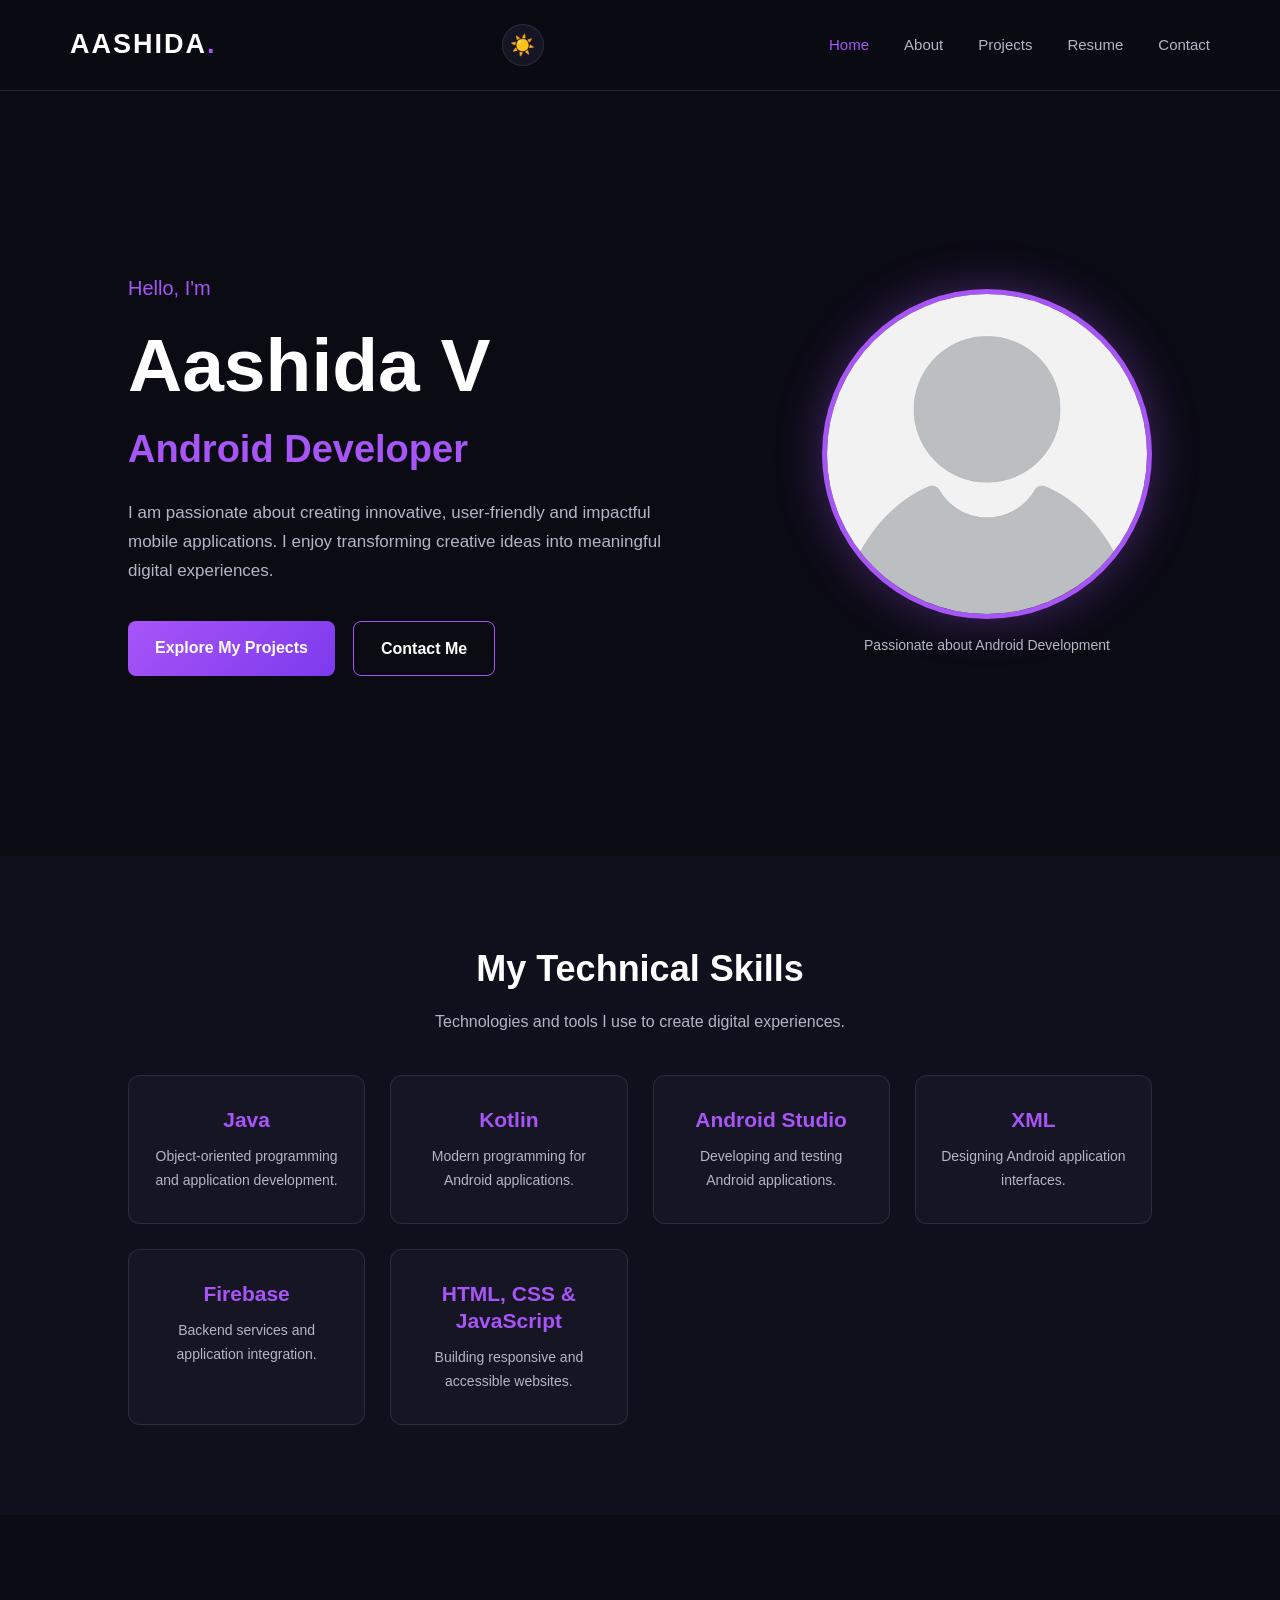
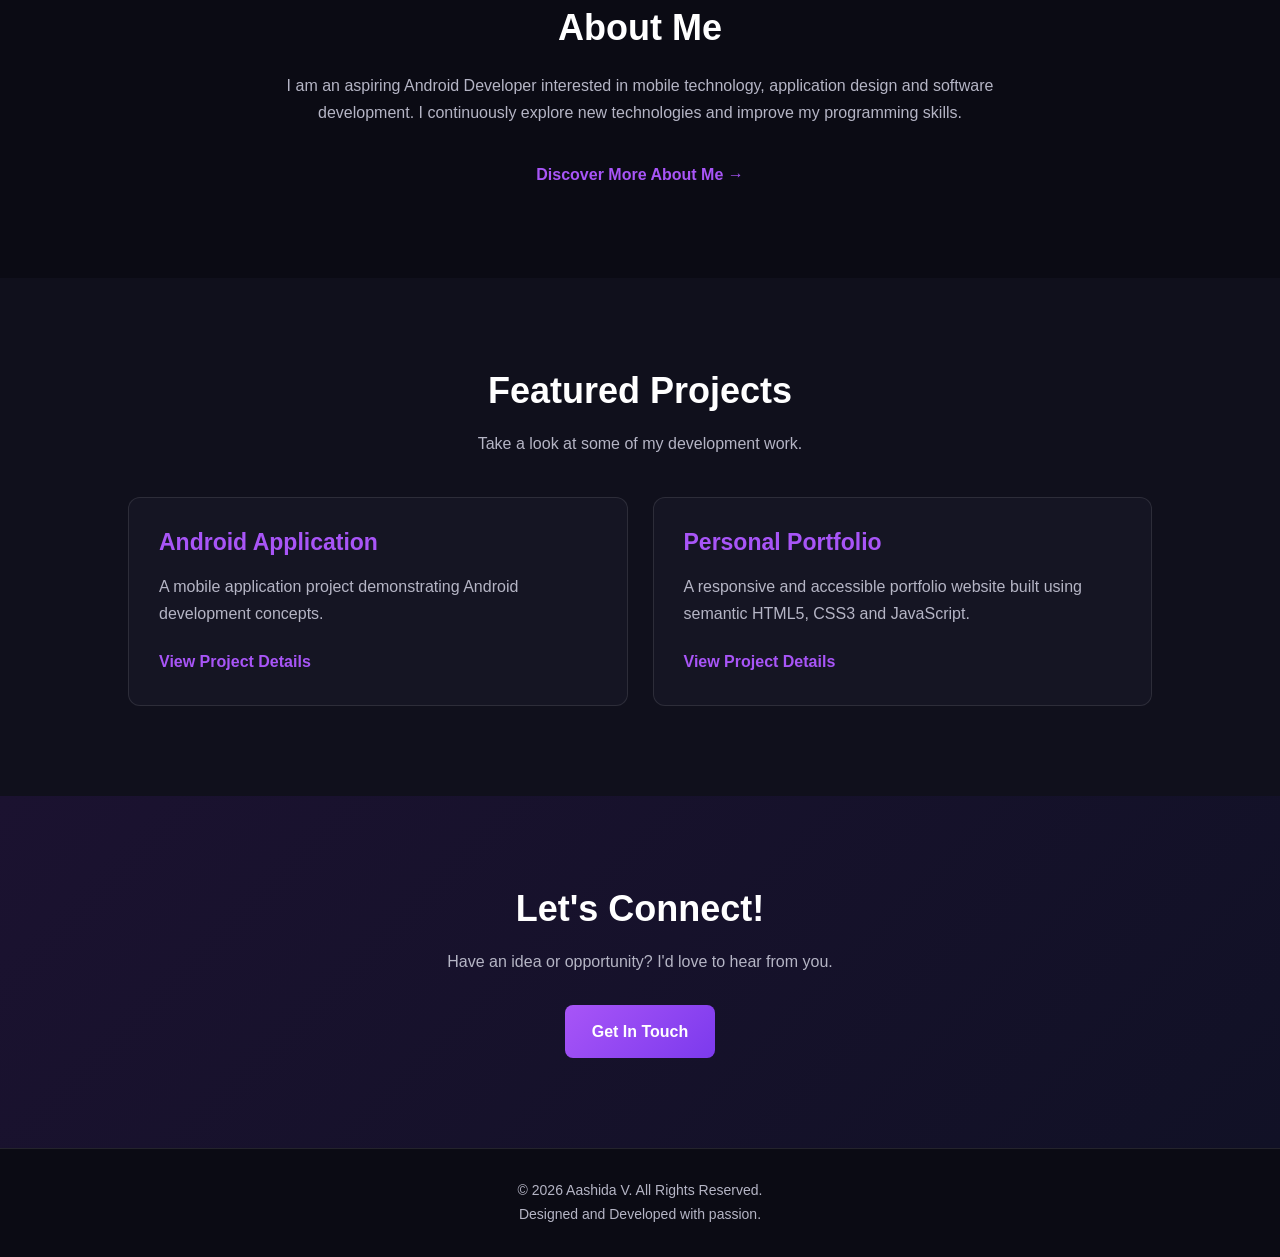
<file: index.html>
<!DOCTYPE html>

<html lang="en">
<head>
    <meta charset="UTF-8">


<meta name="viewport" content="width=device-width, initial-scale=1.0">

<meta name="description" content="Aashida V - Android Developer passionate about building innovative, user-friendly mobile applications. Explore my skills and projects.">

<meta name="author" content="Aashida V">

<meta name="keywords" content="Aashida V, Android Developer, Kotlin, Java, Android Studio, Mobile App Development">

<meta name="theme-color" content="#0b0b14">

<meta property="og:title" content="Aashida V | Android Developer">

<meta property="og:description" content="Explore my Android development journey, skills and projects.">

<meta property="og:type" content="website">

<title>Aashida V | Android Developer Portfolio</title>

<link rel="stylesheet" href="css/style.css">

<script src="js/script.js" defer></script>


</head>

<body>


<!-- Accessibility Skip Link -->
<a href="#main-content" class="skip-link">
    Skip to main content
</a>

<!-- Header -->
<header class="header">

    <nav class="navbar" aria-label="Main navigation">

        <a href="index.html" class="logo" aria-label="Aashida V home">
            AASHIDA<span>.</span>
        </a>

        <button
            class="menu-toggle"
            type="button"
            aria-label="Open navigation menu"
            aria-expanded="false"
            aria-controls="nav-links">
            ☰
        </button>
        <button
    class="theme-toggle"
    id="theme-toggle"
    type="button"
    aria-label="Switch to light mode"
    aria-pressed="false">
    ☀️
</button>

        <ul class="nav-links" id="nav-links">

            <li><a href="index.html" aria-current="page">Home</a></li>

            <li><a href="about.html">About</a></li>

            <li><a href="projects.html">Projects</a></li>

            <li><a href="resume.html">Resume</a></li>

            <li><a href="contact.html">Contact</a></li>

        </ul>

    </nav>

</header>


<!-- Main Content -->
<main id="main-content">

    <!-- Hero Section -->
    <section class="hero" aria-labelledby="hero-heading">

        <div class="hero-content">

            <p class="intro-text">
                Hello, I'm
            </p>

            <h1 id="hero-heading">
                Aashida V
            </h1>

            <h2>
                Android Developer
            </h2>

            <p class="hero-description">
                I am passionate about creating innovative,
                user-friendly and impactful mobile applications.
                I enjoy transforming creative ideas into
                meaningful digital experiences.
            </p>

            <div class="hero-buttons">

                <a href="projects.html" class="btn primary-btn">
                    Explore My Projects
                </a>

                <a href="contact.html" class="btn secondary-btn">
                    Contact Me
                </a>

            </div>

        </div>


        <!-- Profile Image -->
        <figure class="hero-image">

            <img
                src="assets/images/profile.jpg"
                alt="Portrait of Aashida V, Android Developer"
                width="350"
                height="350">

            <figcaption>
                Passionate about Android Development
            </figcaption>

        </figure>

    </section>


    <!-- Skills Section -->
    <section class="skills-section" aria-labelledby="skills-heading">

        <h2 id="skills-heading">
            My Technical Skills
        </h2>

        <p>
            Technologies and tools I use to create digital experiences.
        </p>

        <div class="skills-grid">

            <article class="skill-card">
                <h3>Java</h3>
                <p>Object-oriented programming and application development.</p>
            </article>

            <article class="skill-card">
                <h3>Kotlin</h3>
                <p>Modern programming for Android applications.</p>
            </article>

            <article class="skill-card">
                <h3>Android Studio</h3>
                <p>Developing and testing Android applications.</p>
            </article>

            <article class="skill-card">
                <h3>XML</h3>
                <p>Designing Android application interfaces.</p>
            </article>

            <article class="skill-card">
                <h3>Firebase</h3>
                <p>Backend services and application integration.</p>
            </article>

            <article class="skill-card">
                <h3>HTML, CSS & JavaScript</h3>
                <p>Building responsive and accessible websites.</p>
            </article>

        </div>

    </section>


    <!-- About Preview -->
    <section class="about-preview" aria-labelledby="about-heading">

        <h2 id="about-heading">
            About Me
        </h2>

        <p>
            I am an aspiring Android Developer interested in
            mobile technology, application design and software
            development. I continuously explore new technologies
            and improve my programming skills.
        </p>

        <a href="about.html" class="text-link">
            Discover More About Me →
        </a>

    </section>


    <!-- Featured Projects -->
    <section class="featured-projects" aria-labelledby="projects-heading">

        <h2 id="projects-heading">
            Featured Projects
        </h2>

        <p>
            Take a look at some of my development work.
        </p>

        <div class="project-preview">

            <article class="project-card">

                <h3>Android Application</h3>

                <p>
                    A mobile application project demonstrating
                    Android development concepts.
                </p>

                <a href="projects.html">
                    View Project Details
                </a>

            </article>

            <article class="project-card">

                <h3>Personal Portfolio</h3>

                <p>
                    A responsive and accessible portfolio website
                    built using semantic HTML5, CSS3 and JavaScript.
                </p>

                <a href="projects.html">
                    View Project Details
                </a>

            </article>

        </div>

    </section>


    <!-- Contact Call to Action -->
    <section class="contact-cta" aria-labelledby="contact-heading">

        <h2 id="contact-heading">
            Let's Connect!
        </h2>

        <p>
            Have an idea or opportunity? I'd love to hear from you.
        </p>

        <a href="contact.html" class="btn primary-btn">
            Get In Touch
        </a>

    </section>

</main>


<!-- Footer -->
<footer class="footer">

    <p>
        &copy; <span id="current-year">2026</span> Aashida V.
        All Rights Reserved.
    </p>

    <p>
        Designed and Developed with passion.
    </p>

</footer>


</body>
</html>
</file>
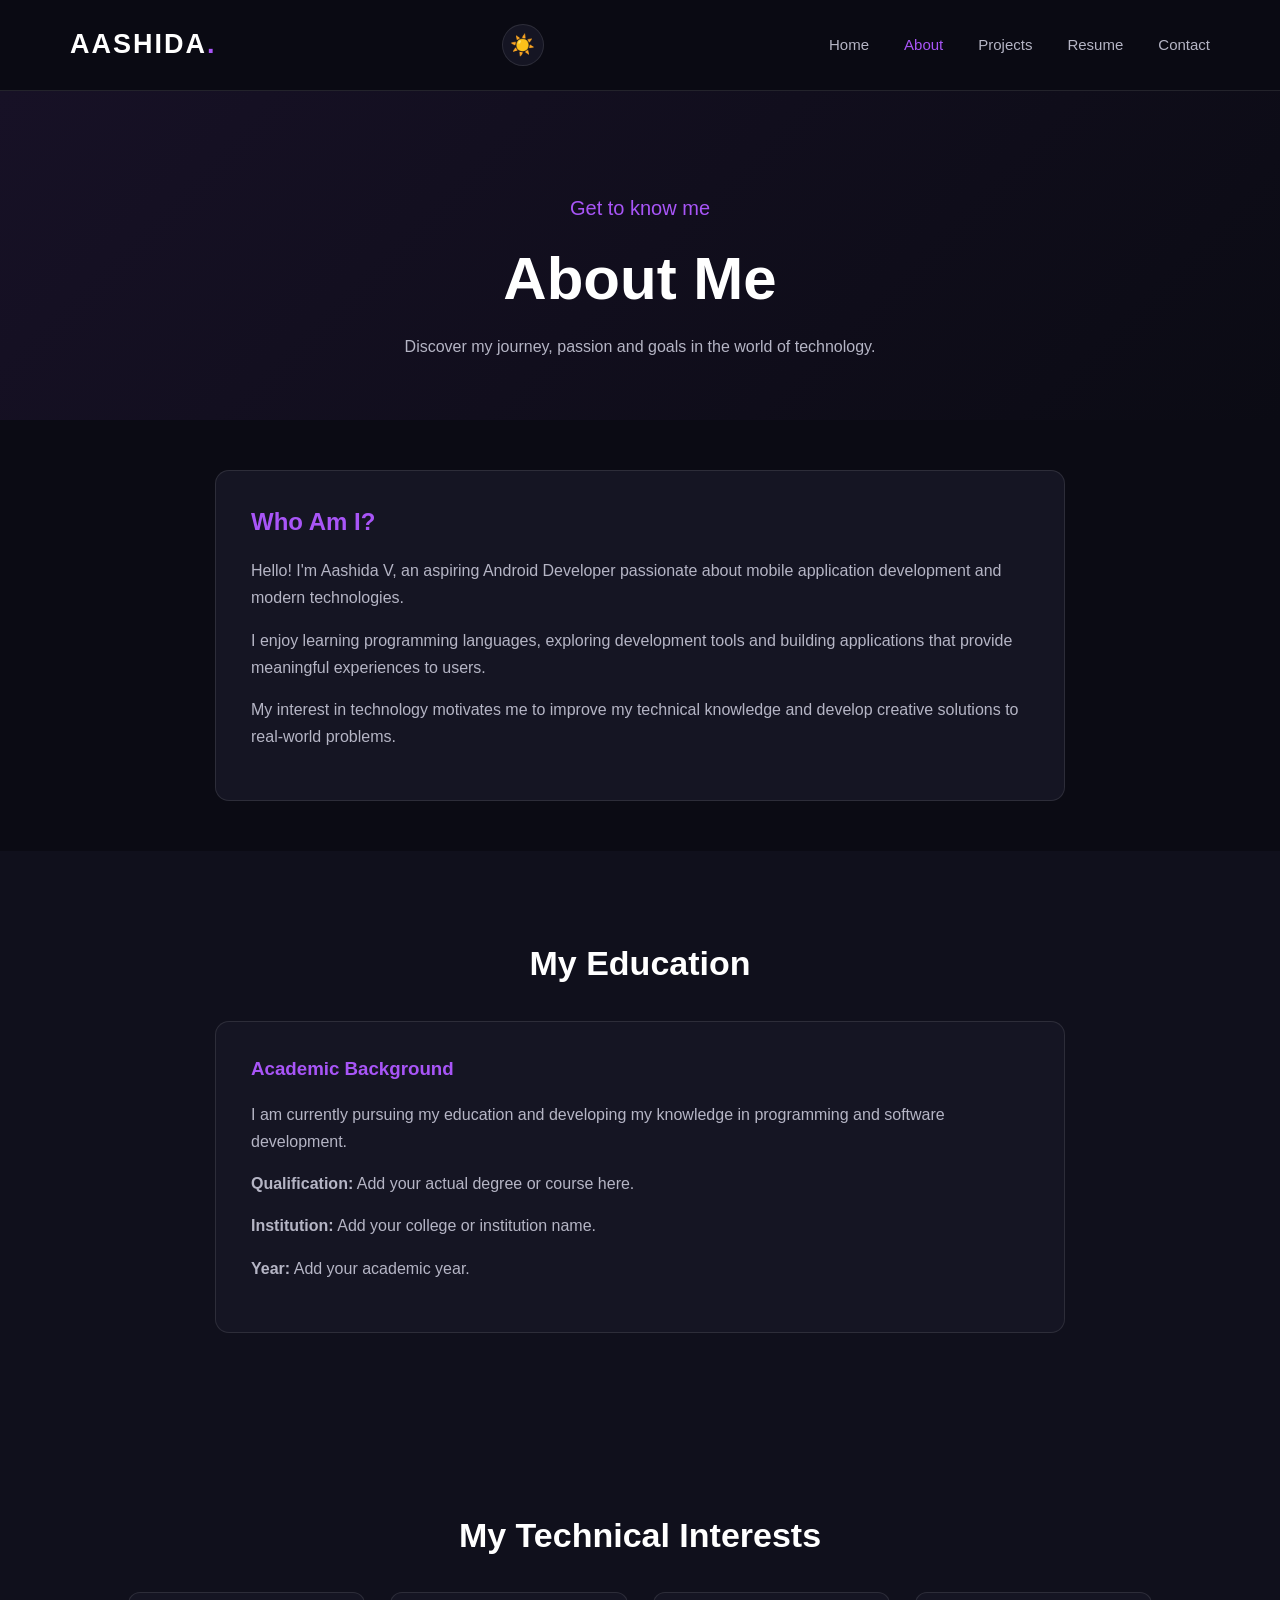
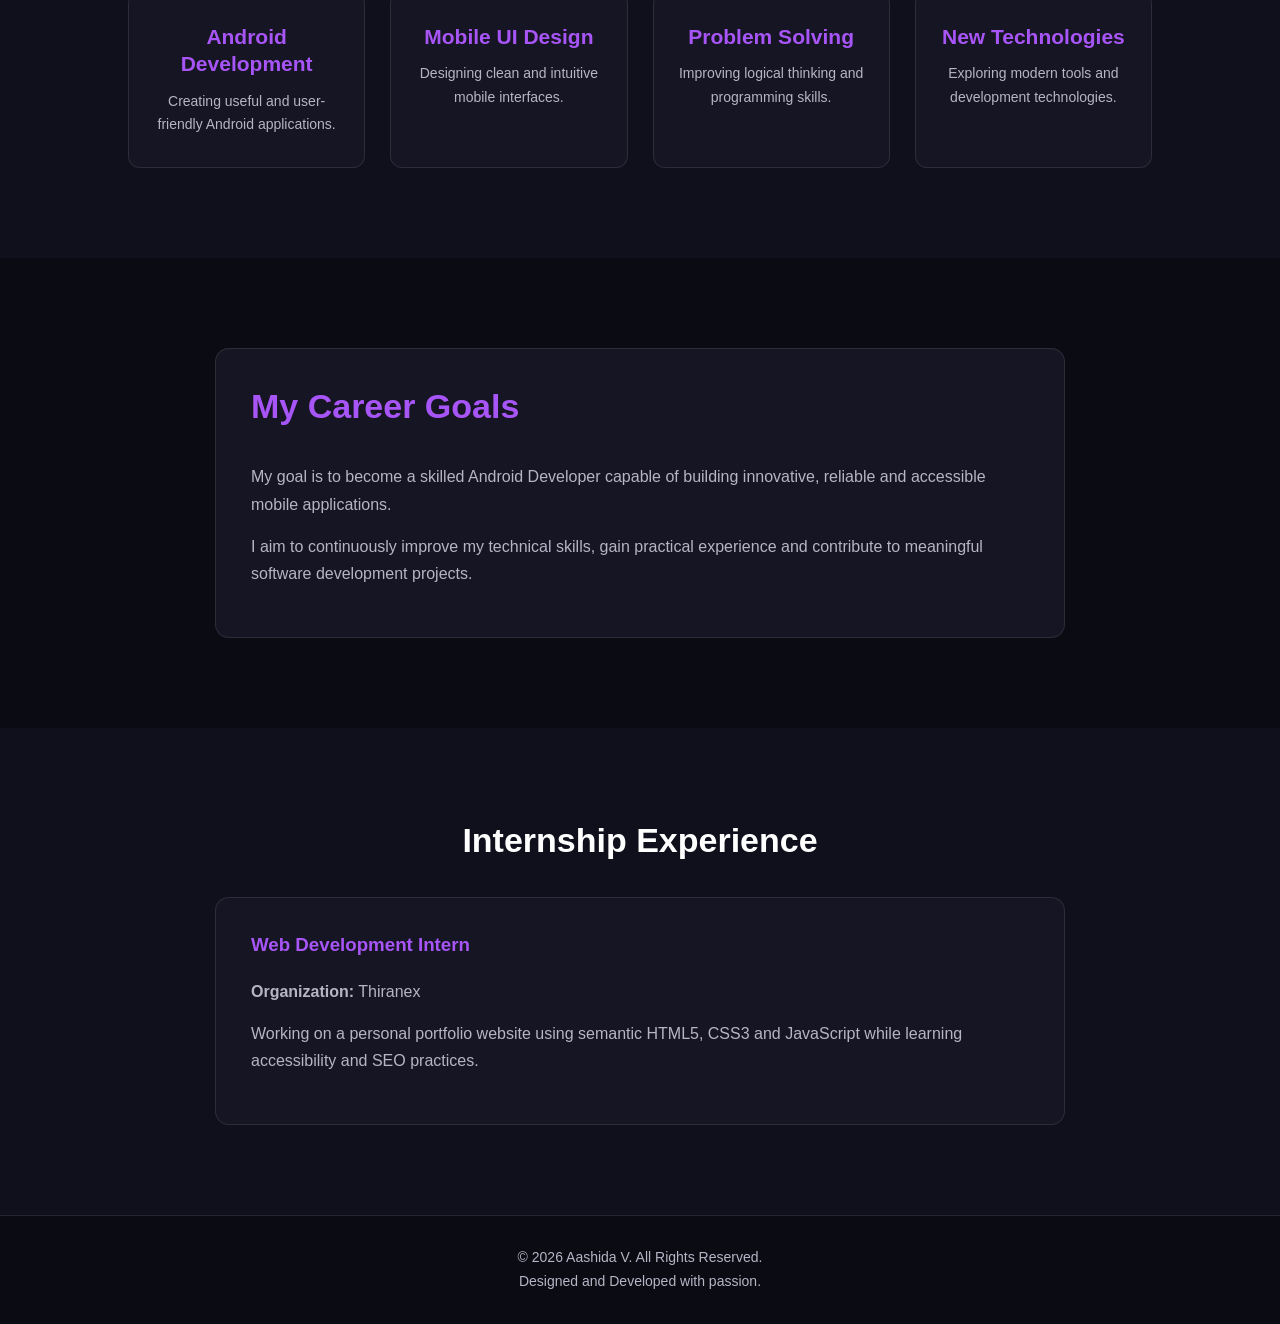
<file: about.html>
<!DOCTYPE html>

<html lang="en">

<head>
    <meta charset="UTF-8">
    <meta name="viewport" content="width=device-width, initial-scale=1.0">


<meta name="description" content="Learn more about Aashida V, an aspiring Android Developer, her background, technical skills and career goals.">

<meta name="author" content="Aashida V">
<meta name="theme-color" content="#0b0b14">

<title>About Me | Aashida V - Android Developer</title>

<link rel="stylesheet" href="css/style.css">
<script src="js/script.js" defer></script>


</head>

<body>


<a href="#main-content" class="skip-link">
    Skip to main content
</a>

<!-- Header -->
<header class="header">

    <nav class="navbar" aria-label="Main navigation">

        <a href="index.html" class="logo">
            AASHIDA<span>.</span>
        </a>
       
        <button class="menu-toggle"
            type="button"
            aria-label="Open navigation menu"
            aria-expanded="false"
            aria-controls="nav-links">
            ☰
        </button>
        <button
    class="theme-toggle"
    id="theme-toggle"
    type="button"
    aria-label="Switch to light mode"
    aria-pressed="false">
    ☀️
</button>

        <ul class="nav-links" id="nav-links">
            <li><a href="index.html">Home</a></li>
            <li><a href="about.html" aria-current="page">About</a></li>
            <li><a href="projects.html">Projects</a></li>
            <li><a href="resume.html">Resume</a></li>
            <li><a href="contact.html">Contact</a></li>
        </ul>

    </nav>

</header>


<main id="main-content">

    <!-- About Hero -->
    <section class="page-hero" aria-labelledby="about-title">

        <p class="intro-text">Get to know me</p>

        <h1 id="about-title">About Me</h1>

        <p>
            Discover my journey, passion and goals
            in the world of technology.
        </p>

    </section>


    <!-- Personal Introduction -->
    <section class="about-content" aria-labelledby="intro-heading">

        <article class="about-card">

            <h2 id="intro-heading">Who Am I?</h2>

            <p>
                Hello! I'm Aashida V, an aspiring Android Developer
                passionate about mobile application development
                and modern technologies.
            </p>

            <p>
                I enjoy learning programming languages, exploring
                development tools and building applications that
                provide meaningful experiences to users.
            </p>

            <p>
                My interest in technology motivates me to improve
                my technical knowledge and develop creative
                solutions to real-world problems.
            </p>

        </article>

    </section>


    <!-- Education -->
    <section class="education-section"
        aria-labelledby="education-heading">

        <h2 id="education-heading">My Education</h2>

        <article class="education-card">

            <h3>Academic Background</h3>

            <p>
                I am currently pursuing my education and developing
                my knowledge in programming and software development.
            </p>

            <p>
                <strong>Qualification:</strong>
                Add your actual degree or course here.
            </p>

            <p>
                <strong>Institution:</strong>
                Add your college or institution name.
            </p>

            <p>
                <strong>Year:</strong>
                Add your academic year.
            </p>

        </article>

    </section>


    <!-- Technical Interests -->
    <section class="interests-section"
        aria-labelledby="interests-heading">

        <h2 id="interests-heading">My Technical Interests</h2>

        <div class="skills-grid">

            <article class="skill-card">
                <h3>Android Development</h3>
                <p>
                    Creating useful and user-friendly
                    Android applications.
                </p>
            </article>

            <article class="skill-card">
                <h3>Mobile UI Design</h3>
                <p>
                    Designing clean and intuitive
                    mobile interfaces.
                </p>
            </article>

            <article class="skill-card">
                <h3>Problem Solving</h3>
                <p>
                    Improving logical thinking and
                    programming skills.
                </p>
            </article>

            <article class="skill-card">
                <h3>New Technologies</h3>
                <p>
                    Exploring modern tools and
                    development technologies.
                </p>
            </article>

        </div>

    </section>


    <!-- Career Goals -->
    <section class="goals-section"
        aria-labelledby="goals-heading">

        <article class="about-card">

            <h2 id="goals-heading">My Career Goals</h2>

            <p>
                My goal is to become a skilled Android Developer
                capable of building innovative, reliable and
                accessible mobile applications.
            </p>

            <p>
                I aim to continuously improve my technical skills,
                gain practical experience and contribute to
                meaningful software development projects.
            </p>

        </article>

    </section>


    <!-- Internship Experience -->
    <section class="experience-section"
        aria-labelledby="experience-heading">

        <h2 id="experience-heading">Internship Experience</h2>

        <article class="education-card">

            <h3>Web Development Intern</h3>

            <p><strong>Organization:</strong> Thiranex</p>

            <p>
                Working on a personal portfolio website using
                semantic HTML5, CSS3 and JavaScript while
                learning accessibility and SEO practices.
            </p>

        </article>

    </section>

</main>


<!-- Footer -->
<footer class="footer">

    <p>
        &copy; <span id="current-year">2026</span>
        Aashida V. All Rights Reserved.
    </p>

    <p>Designed and Developed with passion.</p>

</footer>


</body>
</html>
</file>
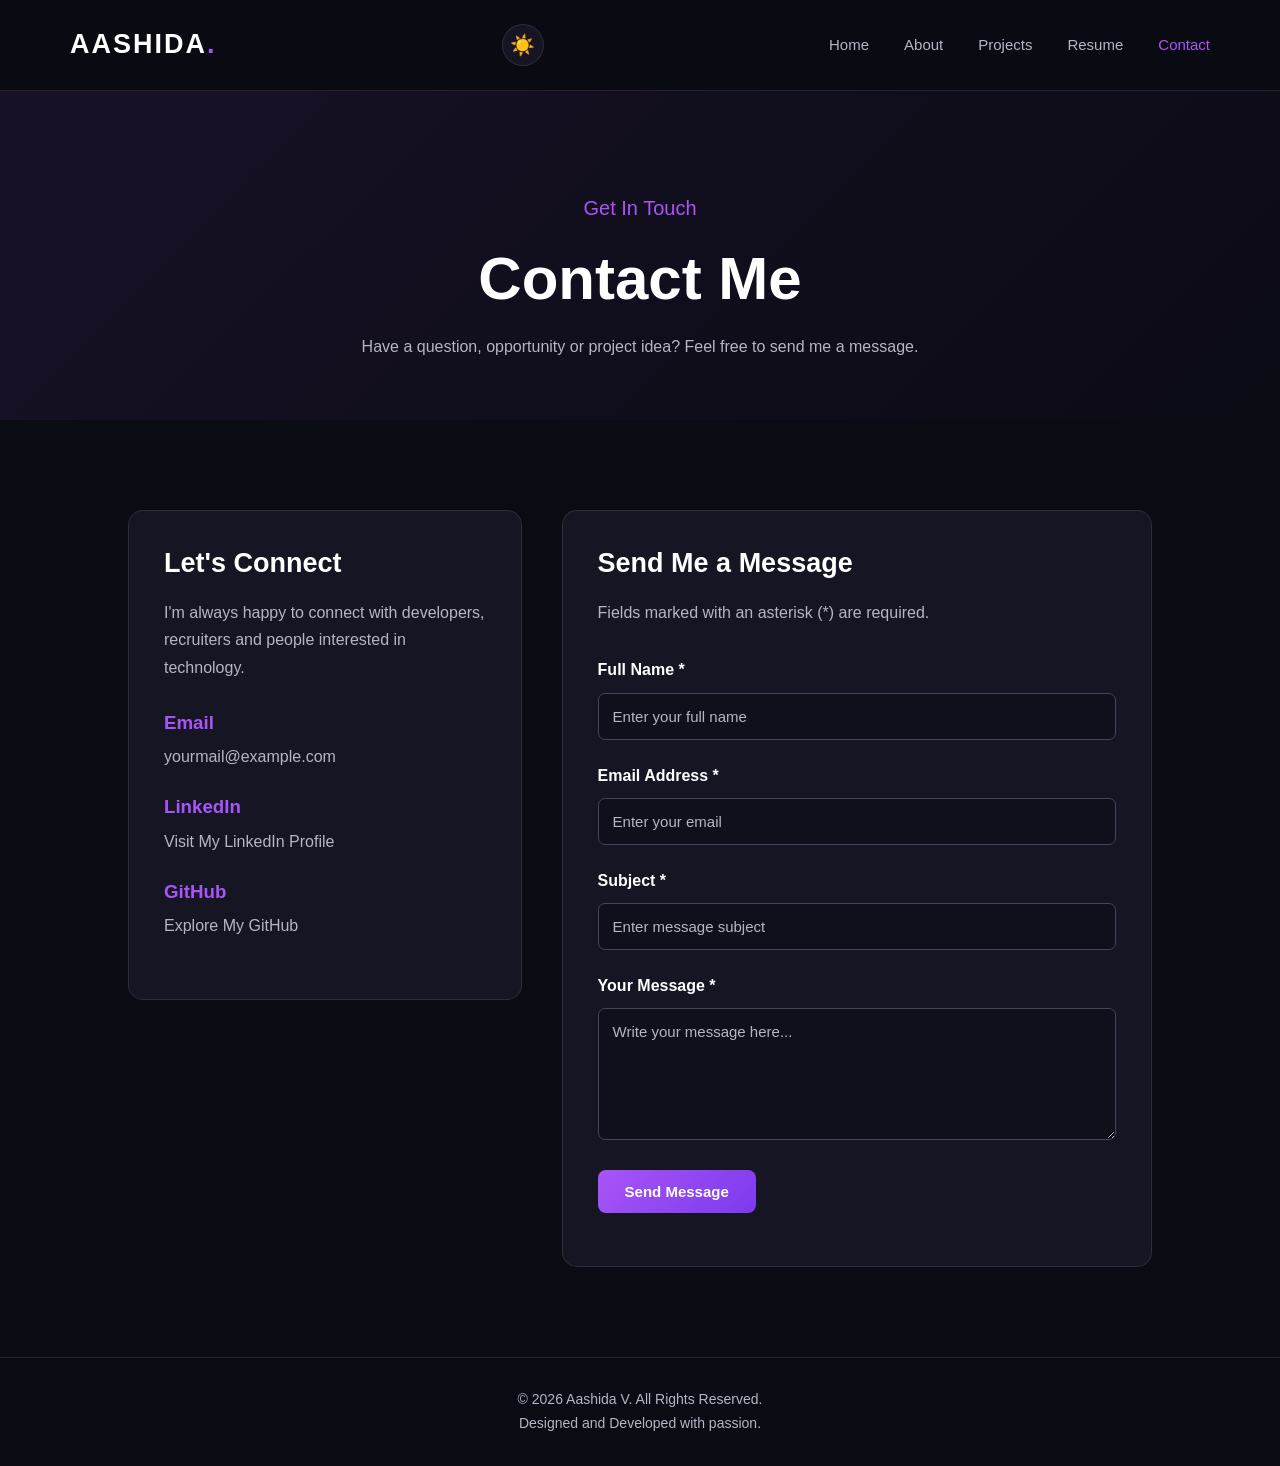
<file: contact.html>
<!DOCTYPE html>

<html lang="en">

<head>
    <meta charset="UTF-8">
    <meta name="viewport" content="width=device-width, initial-scale=1.0">


<meta name="description" content="Contact Aashida V, Android Developer. Get in touch for collaboration, projects and professional opportunities.">

<meta name="author" content="Aashida V">
<meta name="theme-color" content="#0b0b14">

<meta property="og:title" content="Contact Aashida V">
<meta property="og:description" content="Let's connect and build something meaningful.">
<meta property="og:type" content="website">

<title>Contact Me | Aashida V - Android Developer</title>

<link rel="stylesheet" href="css/style.css">
<script src="js/script.js" defer></script>


</head>

<body>


<a href="#main-content" class="skip-link">
    Skip to main content
</a>

<!-- Header -->
<header class="header">

    <nav class="navbar" aria-label="Main navigation">

        <a href="index.html" class="logo">
            AASHIDA<span>.</span>
        </a>

        <button class="menu-toggle"
            type="button"
            aria-label="Open navigation menu"
            aria-expanded="false"
            aria-controls="nav-links">
            ☰
        </button>
        <button
    class="theme-toggle"
    id="theme-toggle"
    type="button"
    aria-label="Switch to light mode"
    aria-pressed="false">
    ☀️
</button>

        <ul class="nav-links" id="nav-links">
            <li><a href="index.html">Home</a></li>
            <li><a href="about.html">About</a></li>
            <li><a href="projects.html">Projects</a></li>
            <li><a href="resume.html">Resume</a></li>
            <li><a href="contact.html" aria-current="page">Contact</a></li>
        </ul>

    </nav>

</header>


<main id="main-content">

    <!-- Contact Introduction -->
    <section class="page-hero"
        aria-labelledby="contact-heading">

        <p class="intro-text">Get In Touch</p>

        <h1 id="contact-heading">Contact Me</h1>

        <p>
            Have a question, opportunity or project idea?
            Feel free to send me a message.
        </p>

    </section>


    <!-- Contact Content -->
    <section class="contact-section"
        aria-labelledby="form-heading">

        <div class="contact-container">

            <!-- Contact Information -->
            <aside class="contact-info"
                aria-labelledby="info-heading">

                <h2 id="info-heading">Let's Connect</h2>

                <p>
                    I'm always happy to connect with developers,
                    recruiters and people interested in technology.
                </p>

                <div class="contact-detail">

                    <h3>Email</h3>

                    <p>
                        <a href="mailto:yourmail@example.com">
                            yourmail@example.com
                        </a>
                    </p>

                </div>

                <div class="contact-detail">

                    <h3>LinkedIn</h3>

                    <p>
                        <a href="https://www.linkedin.com/"
                            target="_blank"
                            rel="noopener noreferrer">
                            Visit My LinkedIn Profile
                        </a>
                    </p>

                </div>

                <div class="contact-detail">

                    <h3>GitHub</h3>

                    <p>
                        <a href="https://github.com/"
                            target="_blank"
                            rel="noopener noreferrer">
                            Explore My GitHub
                        </a>
                    </p>

                </div>

            </aside>


            <!-- Accessible Contact Form -->
            <div class="contact-form-container">

                <h2 id="form-heading">Send Me a Message</h2>

                <p id="form-description">
                    Fields marked with an asterisk (*) are required.
                </p>

                <form id="contact-form"
                    action="#"
                    method="post"
                    aria-describedby="form-description"
                    novalidate>

                    <!-- Name -->
                    <div class="form-group">

                        <label for="name">
                            Full Name *
                        </label>

                        <input
                            type="text"
                            id="name"
                            name="name"
                            placeholder="Enter your full name"
                            autocomplete="name"
                            required
                            minlength="2"
                            aria-describedby="name-error">

                        <span class="field-error"
                            id="name-error"></span>

                    </div>


                    <!-- Email -->
                    <div class="form-group">

                        <label for="email">
                            Email Address *
                        </label>

                        <input
                            type="email"
                            id="email"
                            name="email"
                            placeholder="Enter your email"
                            autocomplete="email"
                            required
                            aria-describedby="email-error">

                        <span class="field-error"
                            id="email-error"></span>

                    </div>


                    <!-- Subject -->
                    <div class="form-group">

                        <label for="subject">
                            Subject *
                        </label>

                        <input
                            type="text"
                            id="subject"
                            name="subject"
                            placeholder="Enter message subject"
                            required
                            minlength="3"
                            aria-describedby="subject-error">

                        <span class="field-error"
                            id="subject-error"></span>

                    </div>


                    <!-- Message -->
                    <div class="form-group">

                        <label for="message">
                            Your Message *
                        </label>

                        <textarea
                            id="message"
                            name="message"
                            rows="6"
                            placeholder="Write your message here..."
                            required
                            minlength="10"
                            aria-describedby="message-error"></textarea>

                        <span class="field-error"
                            id="message-error"></span>

                    </div>


                    <!-- Submit -->
                    <button type="submit"
                        class="btn primary-btn submit-btn">
                        Send Message
                    </button>

                    <!-- Accessible Status -->
                    <p id="form-status"
                        role="status"
                        aria-live="polite"
                        aria-atomic="true"></p>

                </form>

            </div>

        </div>

    </section>

</main>


<!-- Footer -->
<footer class="footer">

    <p>
        &copy; <span id="current-year">2026</span>
        Aashida V. All Rights Reserved.
    </p>

    <p>Designed and Developed with passion.</p>

</footer>


</body>
</html>
</file>
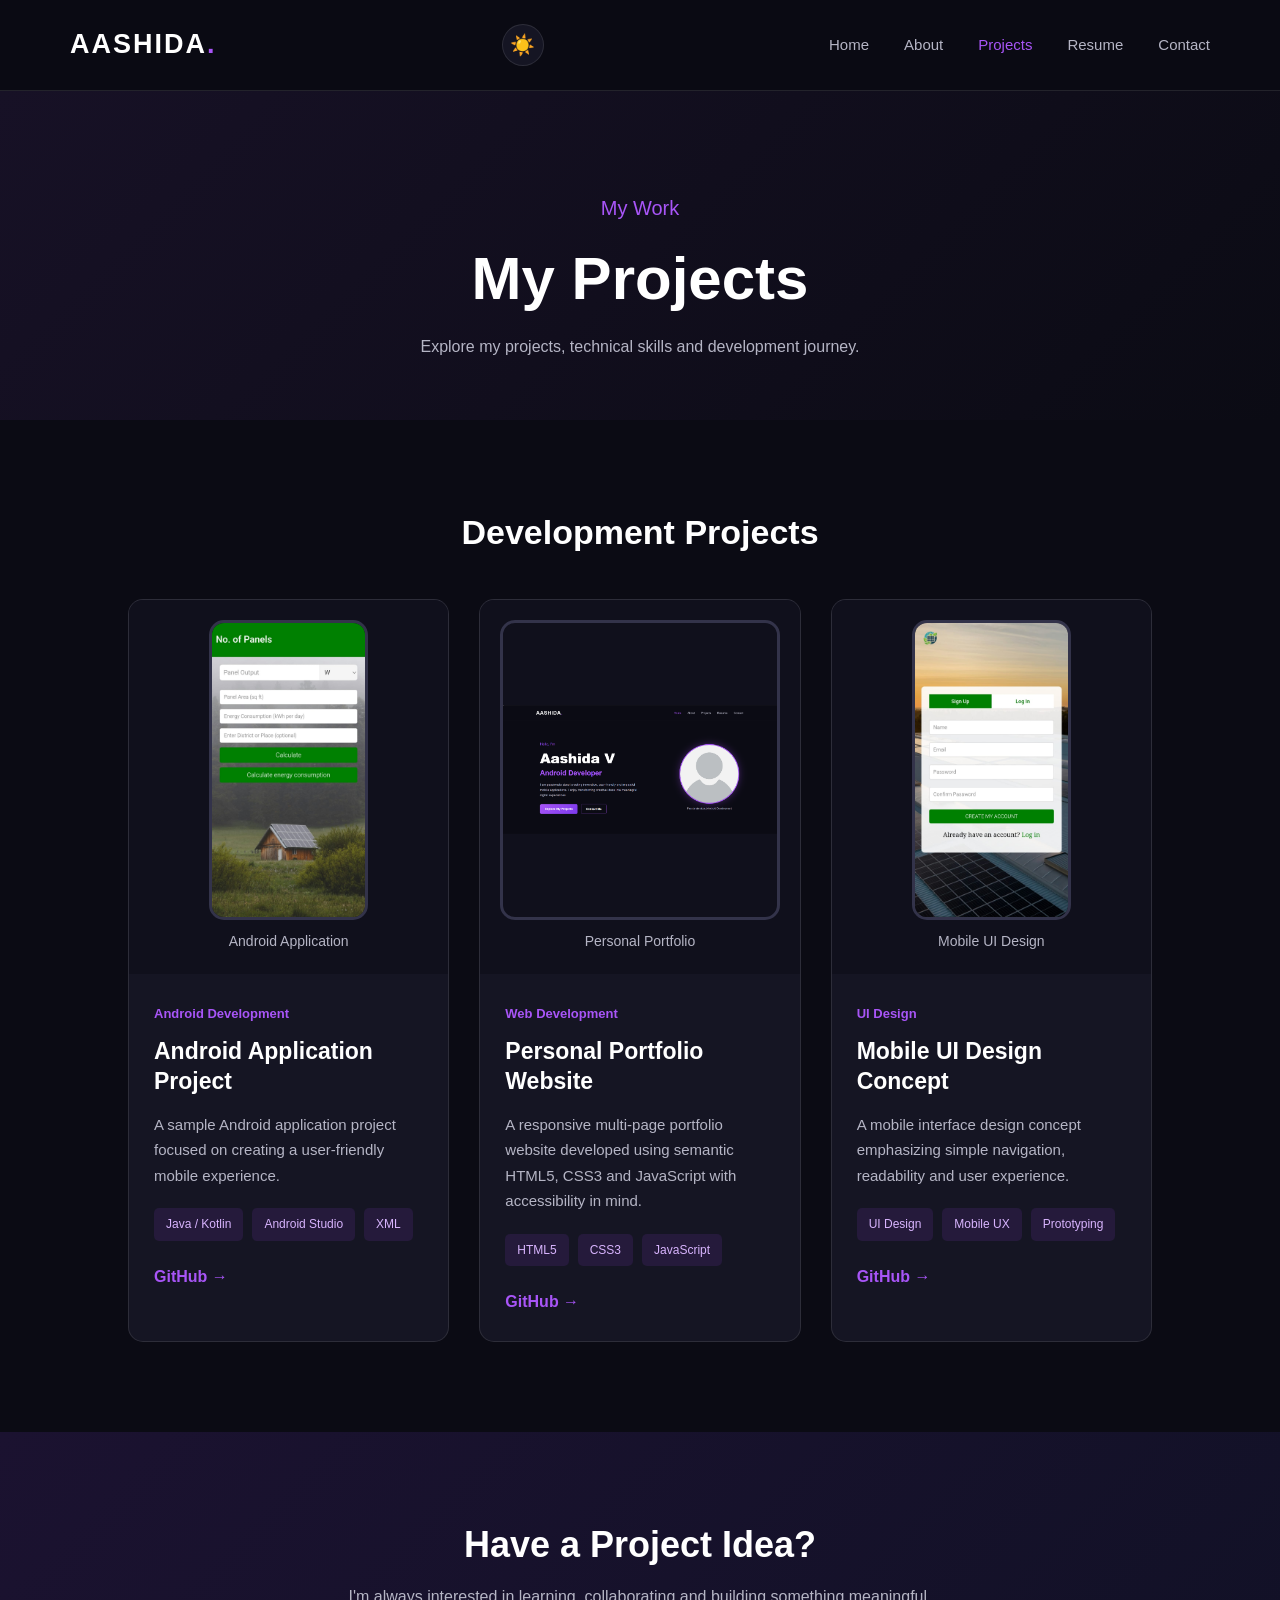
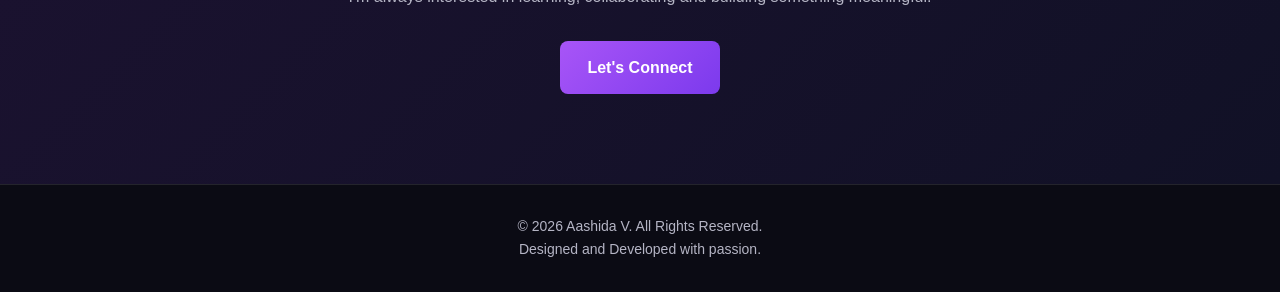
<file: projects.html>
<!DOCTYPE html>

<html lang="en">

<head>
    <meta charset="UTF-8">
    <meta name="viewport" content="width=device-width, initial-scale=1.0">


<meta name="description" content="Explore Android development and web development projects by Aashida V.">

<meta name="author" content="Aashida V">
<meta name="theme-color" content="#0b0b14">

<meta property="og:title" content="Projects | Aashida V">
<meta property="og:description" content="Explore my development projects and technical work.">
<meta property="og:type" content="website">

<title>My Projects | Aashida V - Android Developer</title>

<link rel="stylesheet" href="css/style.css">
<script src="js/script.js" defer></script>


</head>

<body>


<a href="#main-content" class="skip-link">
    Skip to main content
</a>

<!-- Navigation -->
<header class="header">

    <nav class="navbar" aria-label="Main navigation">

        <a href="index.html" class="logo">
            AASHIDA<span>.</span>
        </a>

        <button class="menu-toggle"
            type="button"
            aria-label="Open navigation menu"
            aria-expanded="false"
            aria-controls="nav-links">
            ☰
        </button>
        <button
    class="theme-toggle"
    id="theme-toggle"
    type="button"
    aria-label="Switch to light mode"
    aria-pressed="false">
    ☀️
</button>

        <ul class="nav-links" id="nav-links">

            <li><a href="index.html">Home</a></li>
            <li><a href="about.html">About</a></li>
            <li><a href="projects.html" aria-current="page">Projects</a></li>
            <li><a href="resume.html">Resume</a></li>
            <li><a href="contact.html">Contact</a></li>

        </ul>

    </nav>

</header>


<main id="main-content">

    <!-- Page Introduction -->
    <section class="page-hero"
        aria-labelledby="projects-heading">

        <p class="intro-text">My Work</p>

        <h1 id="projects-heading">My Projects</h1>

        <p>
            Explore my projects, technical skills and
            development journey.
        </p>

    </section>


    <!-- Project Collection -->
    <section class="projects-section"
        aria-labelledby="android-projects-heading">

        <h2 id="android-projects-heading">
            Development Projects
        </h2>

        <div class="projects-grid">

            <!-- Project 1 -->
            <article class="portfolio-project">

                <figure class="project-image">
                    <img
                        src="assets/images/android-project.jpg"
                        alt="Preview image of an Android application project"
                        loading="lazy"
                        width="600"
                        height="350">
                    <figcaption>Android Application</figcaption>
                </figure>

                <div class="project-details">

                    <span class="project-category">
                        Android Development
                    </span>

                    <h3>Android Application Project</h3>

                    <p>
                        A sample Android application project
                        focused on creating a user-friendly
                        mobile experience.
                    </p>

                    <div class="tech-tags">
                        <span>Java / Kotlin</span>
                        <span>Android Studio</span>
                        <span>XML</span>
                    </div>

                    <a href="https://github.com/"
                        target="_blank"
                        rel="noopener noreferrer"
                        class="project-link">
                        GitHub →
                    </a>

                </div>

            </article>


            <!-- Project 2 -->
            <article class="portfolio-project">

                <figure class="project-image">
                    <img
                        src="assets/images/portfolio-project.jpg"
                        alt="Preview of a responsive personal portfolio website"
                        loading="lazy"
                        width="600"
                        height="350">
                    <figcaption>Personal Portfolio</figcaption>
                </figure>

                <div class="project-details">

                    <span class="project-category">
                        Web Development
                    </span>

                    <h3>Personal Portfolio Website</h3>

                    <p>
                        A responsive multi-page portfolio website
                        developed using semantic HTML5, CSS3
                        and JavaScript with accessibility in mind.
                    </p>

                    <div class="tech-tags">
                        <span>HTML5</span>
                        <span>CSS3</span>
                        <span>JavaScript</span>
                    </div>

                    <a href="https://github.com/"
                        target="_blank"
                        rel="noopener noreferrer"
                        class="project-link">
                        GitHub →
                    </a>

                </div>

            </article>


            <!-- Project 3 -->
            <article class="portfolio-project">

                <figure class="project-image">
                    <img
                        src="assets/images/mobile-ui.jpg"
                        alt="Preview of a mobile user interface design"
                        loading="lazy"
                        width="600"
                        height="350">
                    <figcaption>Mobile UI Design</figcaption>
                </figure>

                <div class="project-details">

                    <span class="project-category">
                        UI Design
                    </span>

                    <h3>Mobile UI Design Concept</h3>

                    <p>
                        A mobile interface design concept
                        emphasizing simple navigation,
                        readability and user experience.
                    </p>

                    <div class="tech-tags">
                        <span>UI Design</span>
                        <span>Mobile UX</span>
                        <span>Prototyping</span>
                    </div>

                    <a href="https://github.com/"
                        target="_blank"
                        rel="noopener noreferrer"
                        class="project-link">
                        GitHub →
                    </a>

                </div>

            </article>

        </div>

    </section>


    <!-- Project CTA -->
    <section class="contact-cta"
        aria-labelledby="collaboration-heading">

        <h2 id="collaboration-heading">
            Have a Project Idea?
        </h2>

        <p>
            I'm always interested in learning,
            collaborating and building something meaningful.
        </p>

        <a href="contact.html" class="btn primary-btn">
            Let's Connect
        </a>

    </section>

</main>


<!-- Footer -->
<footer class="footer">

    <p>
        &copy; <span id="current-year">2026</span>
        Aashida V. All Rights Reserved.
    </p>

    <p>Designed and Developed with passion.</p>

</footer>


</body>
</html>
</file>
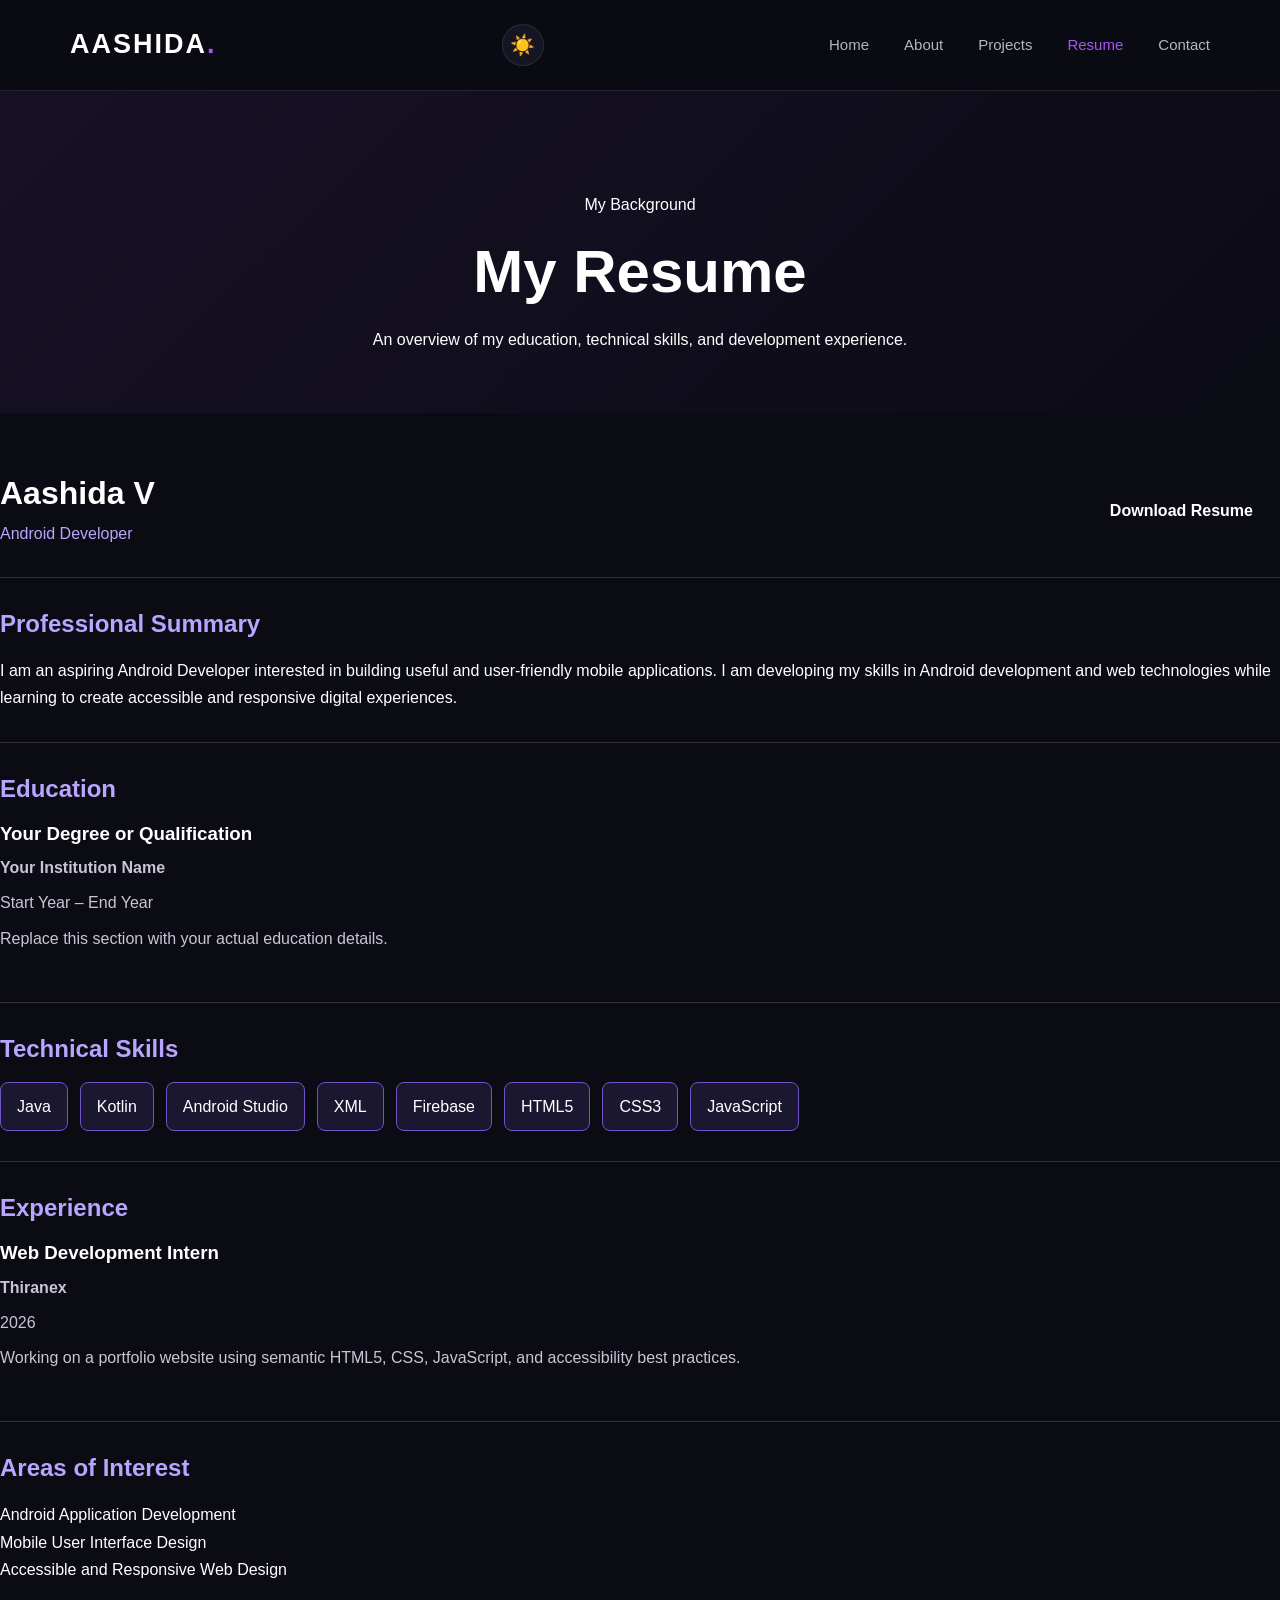
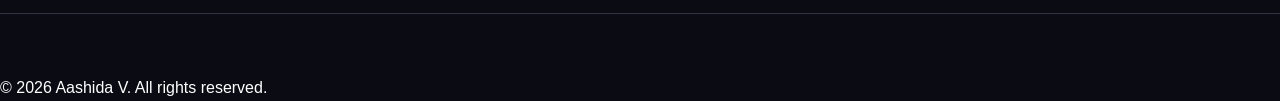
<file: resume.html>
<!DOCTYPE html>

<html lang="en">
<head>
    <meta charset="UTF-8">
    <meta name="viewport" content="width=device-width, initial-scale=1.0">


<meta name="description" content="View Aashida V's resume, Android development skills, education, and experience.">
<meta name="author" content="Aashida V">

<title>Resume | Aashida V - Android Developer</title>

<link rel="stylesheet" href="css/style.css">
<script src="js/script.js" defer></script>


</head>

<body>


<a class="skip-link" href="#main-content">Skip to main content</a>

<!-- Navigation -->
<header class="header">

    <nav class="navbar" aria-label="Main navigation">

        <a href="index.html" class="logo">
            AASHIDA<span>.</span>
        </a>

        <button class="menu-toggle"
            type="button"
            aria-label="Open navigation menu"
            aria-expanded="false"
            aria-controls="nav-links">
            ☰
        </button>
        <button
    class="theme-toggle"
    id="theme-toggle"
    type="button"
    aria-label="Switch to light mode"
    aria-pressed="false">
    ☀️
</button>

        <ul class="nav-links" id="nav-links">

            <li><a href="index.html">Home</a></li>
            <li><a href="about.html">About</a></li>
            <li><a href="projects.html">Projects</a></li>
            <li><a href="resume.html" aria-current="page">Resume</a></li>
            <li><a href="contact.html">Contact</a></li>

        </ul>

    </nav>

</header>

<main id="main-content">

    <section class="page-hero">
        <div class="container">
            <p class="section-label">My Background</p>
            <h1>My Resume</h1>
            <p>
                An overview of my education, technical skills,
                and development experience.
            </p>
        </div>
    </section>

    <section class="resume-section">
        <div class="container">

            <div class="resume-heading">
                <div>
                    <h2>Aashida V</h2>
                    <p>Android Developer</p>
                </div>

                <!-- Add your real resume PDF to assets/documents/ -->
                <a class="btn btn-primary"
                   href="assets/documents/aashida-resume.pdf"
                   download>
                    Download Resume
                </a>
            </div>

            <section class="resume-block" aria-labelledby="summary-heading">
                <h2 id="summary-heading">Professional Summary</h2>
                <p>
                    I am an aspiring Android Developer interested in
                    building useful and user-friendly mobile applications.
                    I am developing my skills in Android development and
                    web technologies while learning to create accessible
                    and responsive digital experiences.
                </p>
            </section>

            <section class="resume-block" aria-labelledby="education-heading">
                <h2 id="education-heading">Education</h2>

                <article class="resume-item">
                    <h3>Your Degree or Qualification</h3>
                    <p><strong>Your Institution Name</strong></p>
                    <p>
                        <time datetime="2024">Start Year</time> –
                        <time datetime="2027">End Year</time>
                    </p>
                    <p>Replace this section with your actual education details.</p>
                </article>
            </section>

            <section class="resume-block" aria-labelledby="skills-heading">
                <h2 id="skills-heading">Technical Skills</h2>
                <ul class="resume-skills">
                    <li>Java</li>
                    <li>Kotlin</li>
                    <li>Android Studio</li>
                    <li>XML</li>
                    <li>Firebase</li>
                    <li>HTML5</li>
                    <li>CSS3</li>
                    <li>JavaScript</li>
                </ul>
            </section>

            <section class="resume-block" aria-labelledby="experience-heading">
                <h2 id="experience-heading">Experience</h2>

                <article class="resume-item">
                    <h3>Web Development Intern</h3>
                    <p><strong>Thiranex</strong></p>
                    <p>2026</p>
                    <p>
                        Working on a portfolio website using semantic
                        HTML5, CSS, JavaScript, and accessibility
                        best practices.
                    </p>
                </article>
            </section>

            <section class="resume-block" aria-labelledby="interests-heading">
                <h2 id="interests-heading">Areas of Interest</h2>
                <ul>
                    <li>Android Application Development</li>
                    <li>Mobile User Interface Design</li>
                    <li>Accessible and Responsive Web Design</li>
                </ul>
            </section>

        </div>
    </section>

</main>

<footer class="site-footer">
    <div class="container">
        <p>&copy; <span id="current-year"></span> Aashida V. All rights reserved.</p>
    </div>
</footer>


</body>
</html>
</file>
<file: css/style.css>
/* =====================================

1. GLOBAL STYLES
   ===================================== */

* {
  margin: 0;
  padding: 0;
  box-sizing: border-box;
  }
/* =====================================
   RESPONSIVE FOUNDATION
===================================== */

html {
    scroll-behavior: smooth;
}

body {
    margin: 0;
    min-width: 320px;
}

img {
    max-width: 100%;
    height: auto;
}
:root {
--background: #0b0b14;
--surface: #151523;
--primary: #a855f7;
--secondary: #7c3aed;
--text: #ffffff;
--muted: #b5b5c5;
--border: rgba(255, 255, 255, 0.1);
}

/* Light Theme Variables */

[data-theme="light"] {
    --background: #f5f3fa;
    --surface: #ffffff;
    --primary: #7c3aed;
    --secondary: #6d28d9;
    --text: #1e1b2e;
    --muted: #625d70;
    --border: rgba(30, 27, 46, 0.15);
}

html {
scroll-behavior: smooth;
}

body {
font-family: Arial, Helvetica, sans-serif;
background: var(--background);
color: var(--text);
line-height: 1.7;
}

a {
text-decoration: none;
color: inherit;
}

img {
max-width: 100%;
display: block;
}

section {
padding: 90px 10%;
}

h1, h2, h3 {
line-height: 1.3;
}

.skip-link {
position: absolute;
top: -100px;
left: 15px;
background: white;
color: black;
padding: 12px 18px;
z-index: 1000;
}

.skip-link:focus {
top: 10px;
}

a:focus-visible,
button:focus-visible {
outline: 3px solid #ffffff;
outline-offset: 4px;
}

/* =====================================
2. NAVIGATION BAR
===================================== */

.header {
width: 100%;
background: rgba(11, 11, 20, 0.95);
border-bottom: 1px solid var(--border);
position: sticky;
top: 0;
z-index: 100;
}

.navbar {
max-width: 1200px;
margin: auto;
padding: 22px 30px;
display: flex;
justify-content: space-between;
align-items: center;
}

.logo {
font-size: 27px;
font-weight: bold;
letter-spacing: 2px;
}

.logo span {
color: var(--primary);
}

.nav-links {
display: flex;
list-style: none;
gap: 35px;
}

.nav-links a {
color: var(--muted);
font-size: 15px;
transition: 0.3s;
}

.nav-links a:hover,
.nav-links a[aria-current="page"] {
color: var(--primary);
}

.menu-toggle {
display: none;
background: transparent;
color: white;
border: 1px solid var(--border);
padding: 7px 12px;
font-size: 23px;
cursor: pointer;
}

/* =====================================
3. HERO SECTION
===================================== */

.hero {
min-height: 85vh;
display: flex;
align-items: center;
justify-content: space-between;
gap: 60px;
max-width: 1400px;
margin: auto;
}

.hero-content {
max-width: 650px;
}

.intro-text {
color: var(--primary);
font-size: 20px;
margin-bottom: 12px;
}

.hero h1 {
font-size: clamp(45px, 7vw, 75px);
font-weight: 800;
margin-bottom: 10px;
}

.hero h2 {
color: var(--primary);
font-size: clamp(25px, 4vw, 38px);
margin-bottom: 25px;
}

.hero-description {
color: var(--muted);
font-size: 17px;
margin-bottom: 35px;
max-width: 550px;
}

.hero-buttons {
display: flex;
flex-wrap: wrap;
gap: 18px;
}

.btn {
display: inline-block;
padding: 13px 27px;
border-radius: 8px;
font-weight: bold;
transition: 0.3s;
}

.primary-btn {
background: linear-gradient(135deg, #a855f7, #7c3aed);
color: white;
}

.primary-btn:hover {
transform: translateY(-4px);
box-shadow: 0 8px 25px rgba(168, 85, 247, 0.3);
}

.secondary-btn {
border: 1px solid var(--primary);
color: white;
}

.secondary-btn:hover {
background: var(--primary);
}

.hero-image {
text-align: center;
flex-shrink: 0;
}

.hero-image img {
width: 330px;
height: 330px;
object-fit: cover;
border-radius: 50%;
border: 5px solid var(--primary);
box-shadow: 0 0 45px rgba(168, 85, 247, 0.35);
}

.hero-image figcaption {
margin-top: 15px;
color: var(--muted);
font-size: 14px;
}

/* =====================================
4. SECTION HEADINGS
===================================== */

.skills-section,
.featured-projects {
text-align: center;
background: #10101c;
}

.skills-section h2,
.about-preview h2,
.featured-projects h2,
.contact-cta h2 {
font-size: 36px;
margin-bottom: 15px;
}

.skills-section > p,
.featured-projects > p {
color: var(--muted);
margin-bottom: 40px;
}

/* =====================================
5. SKILLS CARDS
===================================== */

/* Skills Grid Layout */

.skills-grid {
    display: grid;
    grid-template-columns: repeat(
        auto-fit,
        minmax(min(100%, 220px), 1fr)
    );
    gap: 25px;
    margin-top: 35px;
    align-items: stretch;
}

.skill-card {
background: var(--surface);
border: 1px solid var(--border);
padding: 30px 22px;
border-radius: 12px;
transition: 0.3s;
}

.skill-card:hover {
transform: translateY(-7px);
border-color: var(--primary);
}

.skill-card h3 {
color: var(--primary);
font-size: 21px;
margin-bottom: 12px;
}

.skill-card p {
color: var(--muted);
font-size: 14px;
}

/* =====================================
6. ABOUT PREVIEW
===================================== */

.about-preview {
text-align: center;
}

.about-preview p {
max-width: 750px;
margin: 20px auto;
color: var(--muted);
}

.text-link {
display: inline-block;
margin-top: 15px;
color: var(--primary);
font-weight: bold;
}

.text-link:hover {
text-decoration: underline;
}

/* =====================================
7. PROJECT CARDS
===================================== */

.project-preview {
    display: grid;
    grid-template-columns: repeat(
        auto-fit,
        minmax(min(100%, 280px), 1fr)
    );
    gap: 25px;
    text-align: left;
    align-items: stretch;
}

.project-card {
background: var(--surface);
padding: 30px;
border: 1px solid var(--border);
border-radius: 12px;
transition: 0.3s;
}

.project-card:hover {
transform: translateY(-6px);
border-color: var(--primary);
}

.project-card h3 {
color: var(--primary);
margin-bottom: 15px;
font-size: 23px;
}

.project-card p {
color: var(--muted);
margin-bottom: 20px;
}

.project-card a {
color: var(--primary);
font-weight: bold;
}

/* =====================================
8. CONTACT CTA
===================================== */

.contact-cta {
text-align: center;
background: linear-gradient(135deg, #1b1230, #111126);
}

.contact-cta p {
color: var(--muted);
margin: 15px 0 30px;
}

/* =====================================
9. FOOTER
===================================== */

.footer {
text-align: center;
padding: 30px 15px;
border-top: 1px solid var(--border);
color: var(--muted);
font-size: 14px;
}

/* =====================================
10. RESPONSIVE DESIGN
===================================== */

@media (max-width: 900px) {


section {
    padding: 70px 6%;
}

.hero {
    flex-direction: column-reverse;
    text-align: center;
    padding-top: 60px;
    gap: 25px;
}

.hero-buttons {
    justify-content: center;
}

.hero-description {
    margin-left: auto;
    margin-right: auto;
}

.skills-grid {
    grid-template-columns: repeat(
        auto-fit,
        minmax(min(100%, 220px), 1fr)
    );
}


}

@media (max-width: 650px) {


.navbar {
    padding: 18px 20px;
}

.menu-toggle {
    display: block;
}

.nav-links {
    display: none;
    position: absolute;
    top: 75px;
    left: 0;
    width: 100%;
    background: transparent;
    flex-direction: column;
    text-align: center;
    padding: 25px;
    gap: 22px;
    border-bottom: 1px solid var(--border);
}

.nav-links.active {
    display: flex;
}

.hero-image img {
    width: 230px;
    height: 230px;
}

.hero h1 {
    font-size: 45px;
}

.project-preview {
    grid-template-columns: repeat(
        auto-fit,
        minmax(min(100%, 280px), 1fr)
    );
}

.skills-grid {
    grid-template-columns: repeat(
        auto-fit,
        minmax(min(100%, 220px), 1fr)
    );
}

section {
    padding: 60px 7%;
}

.skills-section h2,
.about-preview h2,
.featured-projects h2,
.contact-cta h2 {
    font-size: 29px;
}


}

@media (prefers-reduced-motion: reduce) {


*,
*::before,
*::after {
    scroll-behavior: auto !important;
    animation-duration: 0.01ms !important;
    animation-iteration-count: 1 !important;
    transition-duration: 0.01ms !important;
}


}
/* =====================================
ABOUT PAGE STYLES
===================================== */

.page-hero {
text-align: center;
padding: 100px 10% 60px;
background: linear-gradient(135deg, #171126, #0b0b14);
}

.page-hero h1 {
font-size: clamp(40px, 6vw, 60px);
margin: 15px 0;
}

.page-hero > p:last-child {
color: var(--muted);
}

.about-content {
padding-top: 50px;
padding-bottom: 50px;
}

.about-card,
.education-card {
max-width: 850px;
margin: auto;
padding: 35px;
background: var(--surface);
border: 1px solid var(--border);
border-radius: 14px;
}

.about-card h2,
.education-card h3 {
color: var(--primary);
margin-bottom: 20px;
}

.about-card p,
.education-card p {
color: var(--muted);
margin-bottom: 15px;
}

.education-section,
.interests-section,
.experience-section {
text-align: center;
background: #10101c;
}

.education-section h2,
.interests-section h2,
.goals-section h2,
.experience-section h2 {
font-size: 34px;
margin-bottom: 35px;
}

.education-card {
text-align: left;
}

.goals-section {
text-align: center;
}

.goals-section .about-card {
text-align: left;
}

@media (max-width: 650px) {


.page-hero {
    padding: 75px 7% 45px;
}

.about-card,
.education-card {
    padding: 25px;
}


}
/* =====================================
PROJECTS PAGE
===================================== */

.projects-section {
background: var(--background);
text-align: center;
}

.projects-section > h2 {
font-size: 34px;
margin-bottom: 45px;
}

.projects-grid {
    display: grid;
    grid-template-columns: repeat(
        auto-fit,
        minmax(min(100%, 320px), 1fr)
    );
    gap: 30px;
    max-width: 1150px;
    margin: auto;
    align-items: stretch;
}

.portfolio-project {
background: var(--surface);
border: 1px solid var(--border);
border-radius: 15px;
overflow: hidden;
text-align: left;
transition: transform 0.3s, border-color 0.3s;
}

.portfolio-project:hover {
transform: translateY(-7px);
border-color: var(--primary);
}

.project-image {
    width: 100%;
    min-height: 340px;
    padding: 20px;
    display: flex;
    flex-direction: column;
    align-items: center;
    justify-content: center;
    background: #10101c;
    overflow: hidden;
}

.project-image img {
    width: auto;
    max-width: 100%;
    height: 300px;
    object-fit: contain;
    border: 3px solid #33334a;
    border-radius: 15px;
    display: block;
}

.project-image figcaption {
    position: static;
    width: 100%;
    padding: 10px 0 0;
    background: transparent;
    color: var(--muted);
    font-size: 14px;
    text-align: center;
}

.project-details {
padding: 25px;
}

.project-category {
display: inline-block;
color: var(--primary);
font-size: 13px;
font-weight: bold;
margin-bottom: 12px;
}

.project-details h3 {
font-size: 23px;
margin-bottom: 15px;
}

.project-details p {
color: var(--muted);
font-size: 15px;
margin-bottom: 20px;
}

.tech-tags {
display: flex;
flex-wrap: wrap;
gap: 9px;
margin-bottom: 22px;
}

.tech-tags span {
background: #251a3b;
color: #d8b4fe;
padding: 6px 12px;
border-radius: 5px;
font-size: 12px;
}

.project-link {
color: var(--primary);
font-weight: bold;
}

.project-link:hover {
text-decoration: underline;
}

@media (max-width: 750px) {

    .projects-grid {
        grid-template-columns: 1fr;
    }

    .project-image {
        min-height: 320px;
    }

    .project-image img {
        height: 270px;
    }

}
/* =====================================
CONTACT PAGE
===================================== */

.contact-section {
background: var(--background);
}

.contact-container {
max-width: 1100px;
margin: auto;
display: grid;
grid-template-columns: minmax(0, 0.8fr) minmax(0, 1.2fr);
gap: 40px;
align-items: start;
}

.contact-info,
.contact-form-container {
background: var(--surface);
border: 1px solid var(--border);
border-radius: 15px;
padding: 35px;
}

.contact-info h2,
.contact-form-container h2 {
font-size: 27px;
margin-bottom: 18px;
}

.contact-info > p,
#form-description {
color: var(--muted);
margin-bottom: 30px;
}

.contact-detail {
margin-bottom: 25px;
}

.contact-detail h3 {
color: var(--primary);
margin-bottom: 8px;
}

.contact-detail a {
color: var(--muted);
overflow-wrap: anywhere;
}

.contact-detail a:hover {
color: var(--primary);
}

.form-group {
margin-bottom: 22px;
}

.form-group label {
display: block;
margin-bottom: 9px;
font-weight: bold;
}

.form-group input,
.form-group textarea {
width: 100%;
padding: 14px;
border-radius: 7px;
border: 1px solid #44445a;
background: #10101c;
color: white;
font-family: inherit;
font-size: 15px;
}

.form-group input::placeholder,
.form-group textarea::placeholder {
color: #b5b5c5;
}

.form-group textarea {
resize: vertical;
}

.form-group input:focus,
.form-group textarea:focus {
outline: 2px solid var(--primary);
outline-offset: 2px;
}

.field-error {
display: block;
color: #ff8585;
font-size: 13px;
margin-top: 6px;
}

.form-group [aria-invalid="true"] {
border-color: #ff8585;
}

.submit-btn {
border: none;
cursor: pointer;
font-size: 15px;
font-family: inherit;
}

#form-status {
margin-top: 18px;
color: #86efac;
font-weight: bold;
}

@media (max-width: 800px) {


.contact-container {
   grid-template-columns: minmax(0, 0.8fr) minmax(0, 1.2fr);
}

.contact-info,
.contact-form-container {
    padding: 25px;
}


}
/* Resume Page */

.resume-section {
padding: 60px 0;
}

.resume-heading {
display: flex;
justify-content: space-between;
align-items: center;
gap: 20px;
padding-bottom: 30px;
border-bottom: 1px solid #333044;
}

.resume-heading h2 {
font-size: 2rem;
margin-bottom: 5px;
}

.resume-heading p {
color: #b9a5ff;
}

.resume-block {
padding: 30px 0;
border-bottom: 1px solid #333044;
}

.resume-block h2 {
color: #b9a5ff;
margin-bottom: 18px;
}

.resume-item {
margin-bottom: 20px;
}

.resume-item h3 {
margin-bottom: 8px;
}

.resume-item p {
margin-bottom: 8px;
color: #c9c5d5;
line-height: 1.7;
}

.resume-skills {
display: flex;
flex-wrap: wrap;
gap: 12px;
padding: 0;
list-style: none;
}

.resume-skills li {
padding: 10px 16px;
border: 1px solid #7254c8;
border-radius: 8px;
background: #1b1730;
}

@media (max-width: 600px) {
.resume-heading {
align-items: flex-start;
flex-direction: column;
}
}
/* Navigation Alignment Fix */

.site-header {
width: 100%;
position: relative;
z-index: 1000;
}

.site-header .container {
display: flex;
justify-content: space-between;
align-items: center;
min-height: 75px;
gap: 25px;
}

.logo {
flex-shrink: 0;
text-decoration: none;
}

.primary-navigation {
margin-left: auto;
}

.primary-navigation ul {
display: flex;
align-items: center;
justify-content: flex-end;
gap: 28px;
list-style: none;
margin: 0;
padding: 0;
}

.primary-navigation a {
display: inline-block;
text-decoration: none;
white-space: nowrap;
}

.menu-toggle {
display: none;
}

@media (max-width: 768px) {
.site-header .container {
flex-wrap: wrap;
}


.menu-toggle {
    display: block;
}

.primary-navigation {
    width: 100%;
    margin-left: 0;
}

.primary-navigation ul {
    flex-direction: column;
    align-items: flex-start;
    gap: 15px;
}


}
/* =====================================
NAVIGATION HOVER FIX
===================================== */

.header {
width: 100%;
background: rgba(11, 11, 20, 0.95);
border-bottom: 1px solid var(--border);
position: sticky;
top: 0;
z-index: 1000;
}

.navbar {
max-width: 1200px;
margin: auto;
padding: 22px 30px;
display: flex;
justify-content: space-between;
align-items: center;
}

.nav-links {
display: flex;
align-items: center;
list-style: none;
gap: 35px;
margin: 0;
padding: 0;
}

.nav-links a {
color: var(--muted);
font-size: 15px;
text-decoration: none;
transition: color 0.3s ease;
}

.nav-links a:hover,
.nav-links a:focus-visible,
.nav-links a[aria-current="page"] {
color: var(--primary);
}

.nav-links a:hover {
text-shadow: 0 0 12px rgba(168, 85, 247, 0.4);
}

@media (max-width: 650px) {
.navbar {
padding: 18px 20px;
}


.nav-links {
    display: none;
    position: absolute;
    top: 75px;
    left: 0;
    width: 100%;
    background: transparent;
    flex-direction: column;
    text-align: center;
    padding: 25px;
    gap: 22px;
    border-bottom: 1px solid var(--border);
}

.nav-links.active {
    display: flex;
}


}
/* Theme Toggle Button */

.theme-toggle {
    background: var(--surface);
    color: var(--text);
    border: 1px solid var(--border);
    border-radius: 50%;
    width: 42px;
    height: 42px;
    font-size: 20px;
    cursor: pointer;
    display: flex;
    align-items: center;
    justify-content: center;
    transition: background 0.3s ease, transform 0.3s ease;
}

.theme-toggle:hover {
    transform: rotate(15deg);
}

.theme-toggle:focus-visible {
    outline: 3px solid var(--primary);
    outline-offset: 4px;
}
/* =====================================
   LIGHT MODE FIXES
===================================== */

[data-theme="light"] body {
    background: var(--background);
    color: var(--text);
}

/* Header and Navigation */

[data-theme="light"] .header {
    background: rgba(245, 243, 250, 0.97);
}

[data-theme="light"] .nav-links {
    background: var(--surface);
}

[data-theme="light"] .menu-toggle {
    color: var(--text);
}

/* Main Sections */

[data-theme="light"] .skills-section,
[data-theme="light"] .featured-projects,
[data-theme="light"] .education-section,
[data-theme="light"] .interests-section,
[data-theme="light"] .experience-section {
    background: #eeebf5;
}

/* Hero and Page Headings */

[data-theme="light"] .page-hero {
    background: linear-gradient(135deg, #eee7fa, #f5f3fa);
}

/* Buttons */

[data-theme="light"] .secondary-btn {
    color: var(--primary);
}

[data-theme="light"] .primary-btn {
    color: #ffffff;
}

/* Project Technology Tags */

[data-theme="light"] .tech-tags span {
    background: #eee7fa;
    color: #54249b;
}

/* Contact Form */

[data-theme="light"] .form-group input,
[data-theme="light"] .form-group textarea {
    background: #ffffff;
    color: #1e1b2e;
    border-color: #c9c2d8;
}

[data-theme="light"] .form-group input::placeholder,
[data-theme="light"] .form-group textarea::placeholder {
    color: #777184;
}

/* Resume Page */

[data-theme="light"] .resume-item p {
    color: var(--muted);
}

[data-theme="light"] .resume-skills li {
    background: #eee7fa;
    color: #54249b;
    border-color: #c9b5ef;
}

/* Contact CTA */

[data-theme="light"] .contact-cta {
    background: linear-gradient(135deg, #eee7fa, #e5def2);
}

/* Smooth Theme Transition */

body,
.header,
section,
article,
footer,
input,
textarea {
    transition: background-color 0.3s ease, color 0.3s ease;
}
/* =====================================
   SMALL MOBILE SCREENS
===================================== */

@media (max-width: 480px) {

    section {
        padding: 50px 20px;
    }

    .hero {
        gap: 25px;
        padding: 45px 20px;
    }

    .hero h1 {
        font-size: clamp(34px, 10vw, 45px);
    }

    .hero h2 {
        font-size: 25px;
    }

    .hero-description {
        font-size: 15px;
        line-height: 1.7;
    }

    .hero-buttons {
        justify-content: center;
        gap: 12px;
    }

    .hero-buttons a {
        max-width: 100%;
    }

    .hero-image img {
        width: 200px;
        height: 200px;
    }

    .skill-card,
    .project-card {
        padding: 22px 18px;
    }

    .footer {
        padding: 25px 15px;
    }
}
/* =====================================
   ACCESSIBILITY & KEYBOARD NAVIGATION
===================================== */

a:focus-visible,
button:focus-visible,
input:focus-visible,
textarea:focus-visible {
    outline: 3px solid var(--primary);
    outline-offset: 4px;
}

button,
a {
    -webkit-tap-highlight-color: transparent;
}
/* =====================================
   FINAL HOVER EFFECTS
===================================== */

.skill-card,
.project-card,
.primary-btn,
.secondary-btn {
    transition:
        transform 0.3s ease,
        border-color 0.3s ease,
        background-color 0.3s ease;
}

.skill-card:hover,
.project-card:hover {
    transform: translateY(-5px);
}

.primary-btn:hover,
.secondary-btn:hover {
    transform: translateY(-3px);
}
/* =====================================
   REDUCED MOTION ACCESSIBILITY
===================================== */

@media (prefers-reduced-motion: reduce) {
    *,
    *::before,
    *::after {
        scroll-behavior: auto !important;
        animation-duration: 0.01ms !important;
        animation-iteration-count: 1 !important;
        transition-duration: 0.01ms !important;
    }
}
/* =====================================
   MOBILE MENU - DARK AND LIGHT MODE FIX
===================================== */

@media (max-width: 650px) {

    .header {
        position: relative;
        z-index: 1000;
    }

    .navbar {
        position: relative;
    }

    .nav-links {
        position: absolute;
        top: 100%;
        left: 0;
        right: 0;
        width: 100%;

        background: var(--surface) !important;
        opacity: 1;

        display: none;
        flex-direction: column;
        align-items: center;
        text-align: center;

        padding: 25px;
        gap: 22px;

        border-bottom: 1px solid var(--border);
        box-shadow: 0 8px 20px rgba(0, 0, 0, 0.15);
        z-index: 1001;
    }

    .nav-links.active {
        display: flex;
    }

}
</file>
